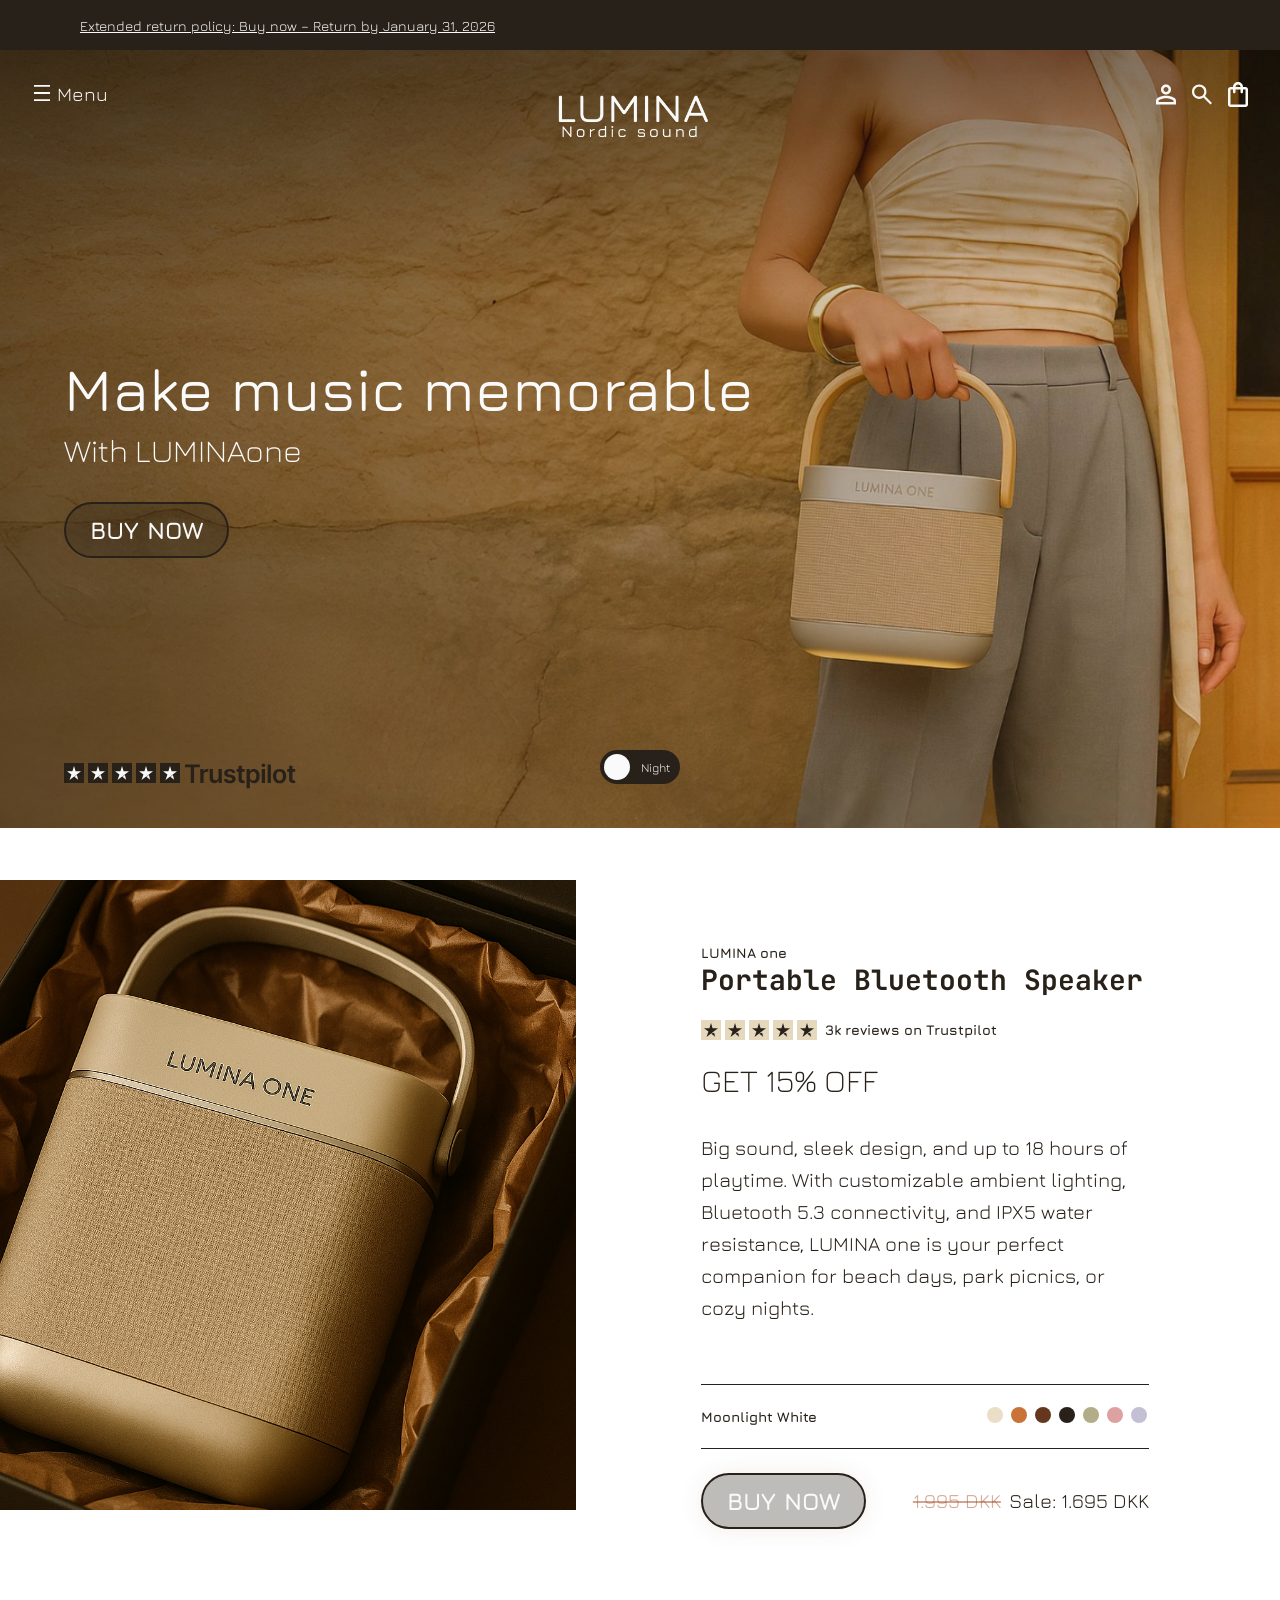
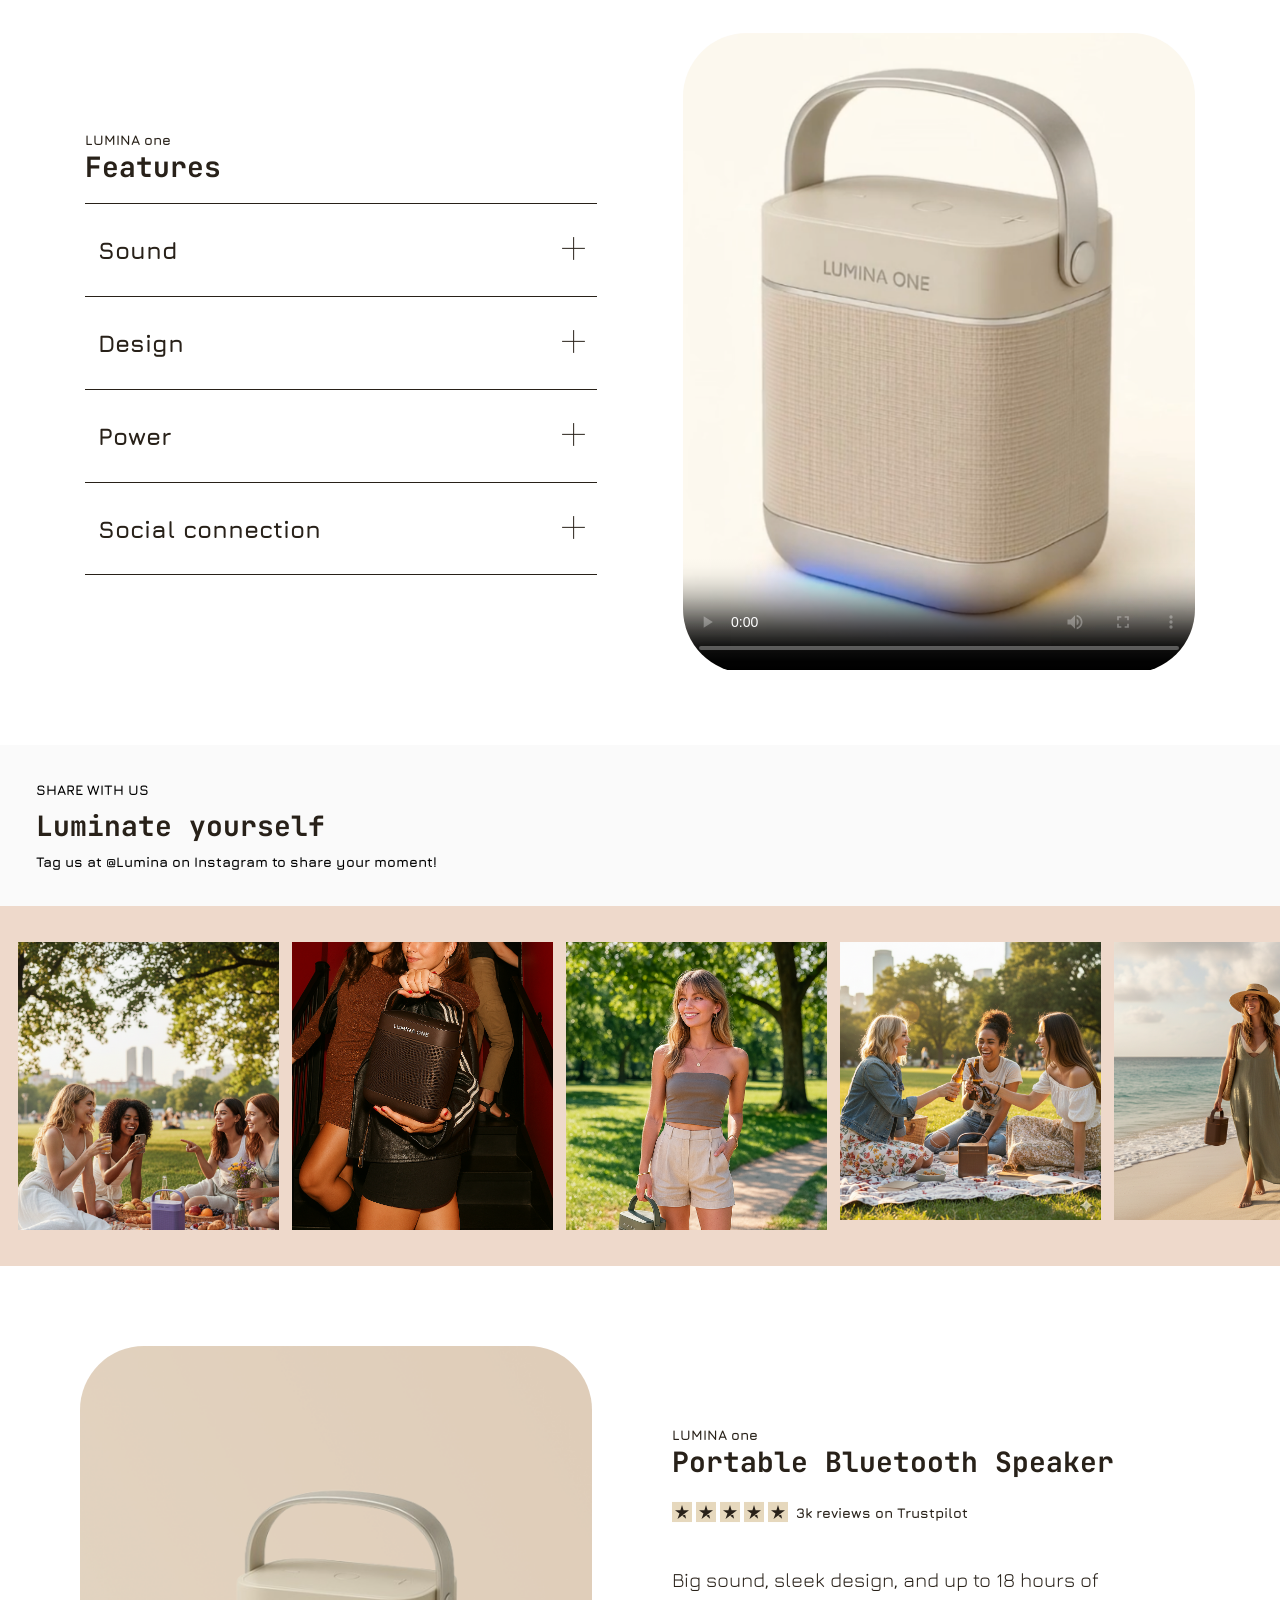
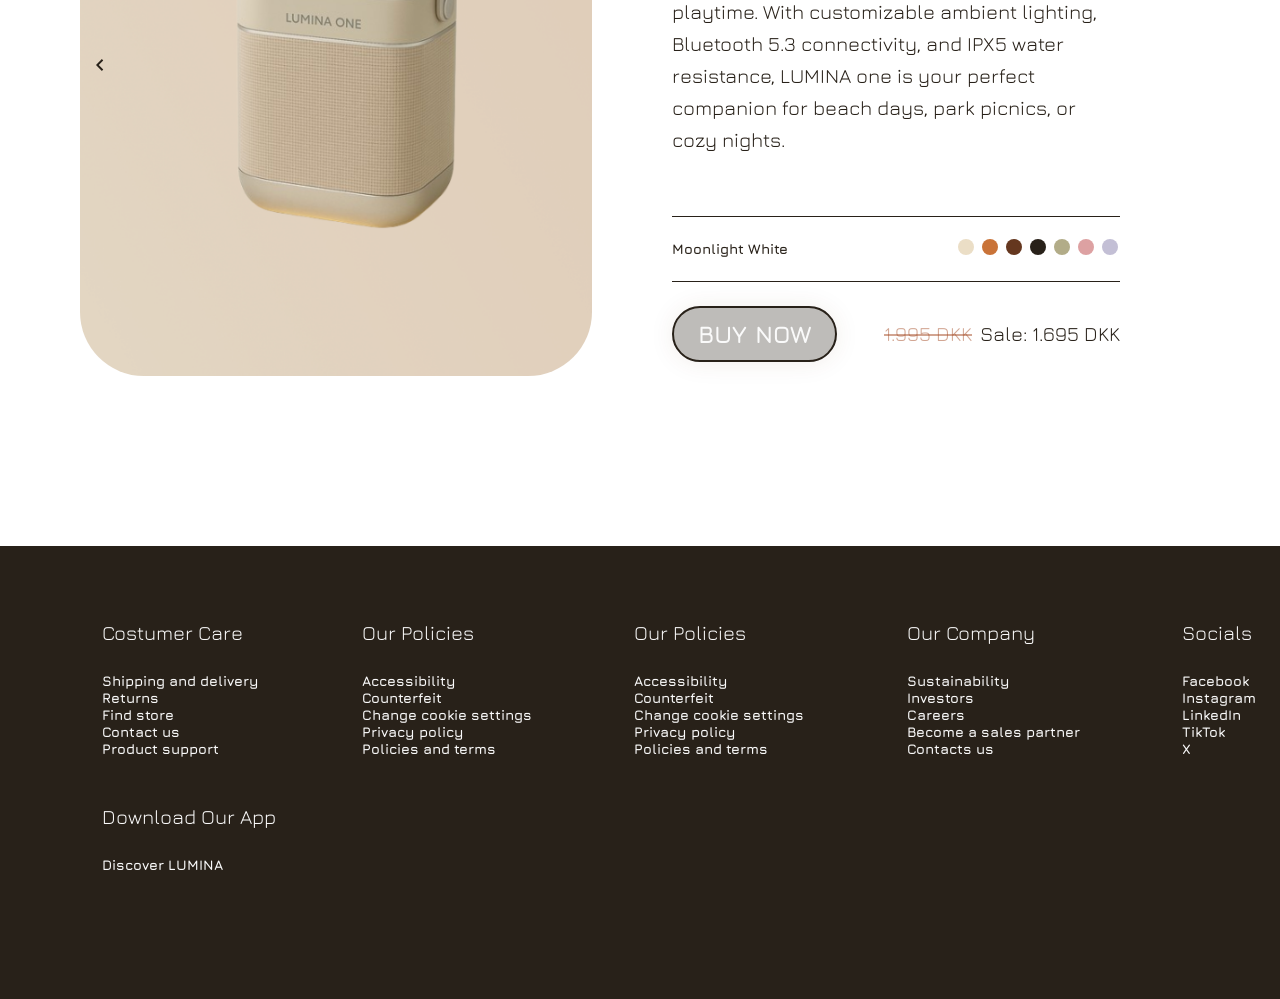
<file: index.html>
<!DOCTYPE html>
<html lang="en">
  <head>
    <meta charset="UTF-8" />
    <meta name="viewport" content="width=device-width, initial-scale=1.0" />
    <title>MILLE:LUMINAone</title>
    <style>
      @import url("https://fonts.googleapis.com/css2?family=Jura:wght@500&display=swap");
      @import url("https://fonts.googleapis.com/css2?family=JetBrains+Mono:ital,wght@0,100..800;1,100..800&family=Jura:wght@300&display=swap");
    </style>
    <link rel="stylesheet" href="css.css" />
  </head>

  <body>
    <section id="hero">
      <div class="banner">
        <a href="product.html"
          >Extended return policy: Buy now – Return by January 31, 2026</a
        >
      </div>
      <nav class="topnav">
        <div class="menu">
          <a href="x">
            <img
              src="./images/components/burgermenu.svg"
              alt="  Menu"
              width="20"
              height="16"
            />
            Menu</a
          >
        </div>
        <!-- Logo i midten -->
        <div class="toplogo">
          <a href="index.html"
            ><img src="./images/logo.png" alt="Logo" width="175" height="65"
          /></a>
        </div>
        <!-- symboler: person, søg, kurv -->

        <div class="icons">
          <img src="./images/components/profil.svg" alt="profile" />
          <img src="./images/components/loop.svg" alt="search" />
          <img src="./images/components/cart.svg" alt="cart" />
        </div>
      </nav>
      <div id="hero-content">
        <div id="hero-text-button">
          <div id="hero-text">
            <h1>Make music memorable</h1>
            <h3>With LUMINAone</h3>
          </div>
          <div>
            <button class="button button1">BUY NOW</button>
          </div>
        </div>
        <div id="trustpilot">
          <a href="https://www.trustpilot.com/">
            <img
              src="./images/components/trustpilot-stjerne.svg"
              alt="Trustpilot-stjerne"
            />
            <img
              src="./images/components/trustpilot-stjerne.svg"
              alt="trustpilot-stjerne"
            />
            <img
              src="./images/components/trustpilot-stjerne.svg"
              alt="trustpilot-stjerne"
            />
            <img
              src="./images/components/trustpilot-stjerne.svg"
              alt="trustpilot-stjerne"
            />
            <img
              src="./images/components/trustpilot-stjerne.svg"
              alt="trustpilot-stjerne"
            />
            <img
              src="./images/components/trustpilot_tekst.svg"
              alt="trustpilot"
            />
          </a>
        </div>
      </div>
      <div id="slider">
        <label class="switch">
          <input type="checkbox" id="toggleswitch" />
          <span class="slider round">
            <span class="slider-text on">Day</span>
            <span class="slider-text off">Night</span>
          </span>
        </label>
      </div>
    </section>

    <div id="sale-section">
      <div id="selected-product">
        <div id="elipses"></div>
      </div>
    </div>

    <section id="feature-section">
      <div id="text-content">
        <div class="headline-product">
          <h5>LUMINA one</h5>
          <h2>Features</h2>
        </div>
        <section class="features">
          <div class="feature sound">
            <h4>Sound</h4>
            <span class="plus-icon"
              ><img src="./images/components/Plus.svg" alt="plus"
            /></span>
          </div>
          <div class="feature">
            <h4>Design</h4>
            <span class="plus-icon"
              ><img src="./images/components/Plus.svg" alt="plus"
            /></span>
          </div>

          <div class="feature">
            <h4>Power</h4>
            <span class="plus-icon"
              ><img src="./images/components/Plus.svg" alt="plus"
            /></span>
          </div>

          <div class="feature">
            <h4>Social connection</h4>
            <span class="plus-icon"
              ><img src="./images/components/Plus.svg" alt="plus"
            /></span>
          </div>
        </section>
      </div>
      <div class="video-content">
        <!-- <video src="images/luminavideooo.mp4" loop>
          Your browser does not support the video tag.
        </video> -->

        <video controls loop poster="images/poster.png">
          <source src="images/luminavideooo.mp4" type="video/mp4" />
          Your browser does not support the video tag.
        </video>
      </div>
    </section>

    <div id="app-carousel">
      <!-- Luminate yourself -->

      <section class="luminate-text">
        <h5>SHARE WITH US</h5>
        <h2>Luminate yourself</h2>
        <h5>Tag us at @Lumina on Instagram to share your moment!</h5>
      </section>

      <div class="carruosel">
        <div class="socials">
          <div class="socialpicture">
            <a href="https://www.instagram.com/millemollemulle/">
              <img src="./images/lavendermist/billede2.png" alt="instagram"
            /></a>
          </div>
          <div class="socialpicture">
            <a href="https://www.instagram.com/millemollemulle/">
              <img src="./images/charcoalblack/aktiv1.png" alt="instagram"
            /></a>
          </div>
          <div class="socialpicture">
            <a href="https://www.instagram.com/millemollemulle/">
              <img src="./images/sagegreen/billede2.png" alt="instagram"
            /></a>
          </div>
          <div class="socialpicture">
            <a href="https://www.instagram.com/millemollemulle/">
              <img src="./images/chocolatebrown/billede4.png" alt="instagram"
            /></a>
          </div>
          <div class="socialpicture">
            <a href="https://www.instagram.com/millemollemulle/">
              <img src="./images/chocolatebrown/billede2.png" alt="instagram"
            /></a>
          </div>
          <div class="socialpicture">
            <a href="https://www.instagram.com/millemollemulle/">
              <img src="./images/chocolatebrown/billede3.png" alt="instagram"
            /></a>
          </div>
          <div class="socialpicture">
            <a href="https://www.instagram.com/millemollemulle/">
              <img
                src="./images/socials/luminanightrooftop.png"
                alt="instagram"
            /></a>
          </div>
          <div class="socialpicture">
            <a href="https://www.instagram.com/millemollemulle/">
              <img src="./images/socials/luminateboardgame.png" alt="instagram"
            /></a>
          </div>
          <div class="socialpicture">
            <a href="https://www.instagram.com/millemollemulle/">
              <img src="./images/socials/Girlsnight.png" alt="instagram"
            /></a>
          </div>
        </div>
      </div>
    </div>

    <div id="product-section">
      <div class="slider-container">
        <div class="slide active slide1"></div>

        <div class="slide slide2"></div>

        <div class="slide slide3"></div>

        <div class="slide slide4"></div>

        <div class="slide slide5">
          <video src="./images/luminavideooo.mp4" autoplay loop></video>
        </div>

        <button class="arrow left-arrow" id="left">
          <span class="material-symbols-outlined">
            <img src="./images/components/pilleft.svg" alt="left"
          /></span>
        </button>
        <button class="arrow right-arrow" id="right">
          <span class="material-symbols-outlined"
            ><img src="./images/components/pilright.svg" alt="right"
          /></span>
        </button>
      </div>

      <div id="productinfo"></div>
    </div>

    <footer id="footer">
      <div class="foot">
        <p>Costumer Care</p>
        <h5>
          <a href="#">Shipping and delivery</a>
          <a href="#">Returns</a>
          <a href="#">Find store</a>
          <a href="#">Contact us</a>
          <a href="#">Product support</a>
        </h5>
      </div>

      <div class="foot">
        <p>Our Policies</p>
        <h5>
          <a href="#">Accessibility</a>
          <a href="#">Counterfeit</a>
          <a href="#">Change cookie settings</a>
          <a href="#">Privacy policy</a>
          <a href="#">Policies and terms</a>
        </h5>
      </div>

      <div class="foot">
        <p>Our Policies</p>
        <h5>
          <a href="#">Accessibility</a>
          <a href="#">Counterfeit</a>
          <a href="#">Change cookie settings</a>
          <a href="#">Privacy policy</a>
          <a href="#">Policies and terms</a>
        </h5>
      </div>
      <div class="foot">
        <p>Our Company</p>
        <h5>
          <a href="#">Sustainability</a>
          <a href="#">Investors</a>
          <a href="#">Careers</a>
          <a href="#">Become a sales partner</a>
          <a href="#">Contacts us</a>
        </h5>
      </div>
      <div class="foot">
        <p>Socials</p>
        <h5>
          <a href="#">Facebook</a>
          <a href="#">Instagram</a>
          <a href="#">LinkedIn</a>
          <a href="#">TikTok</a>
          <a href="#">X</a>
        </h5>
      </div>
      <div class="foot">
        <p>Download Our App</p>
        <h5>
          <a href="#">Discover LUMINA</a>
        </h5>
      </div>
    </footer>
    <script src="js.js"></script>
  </body>
</html>
</file>
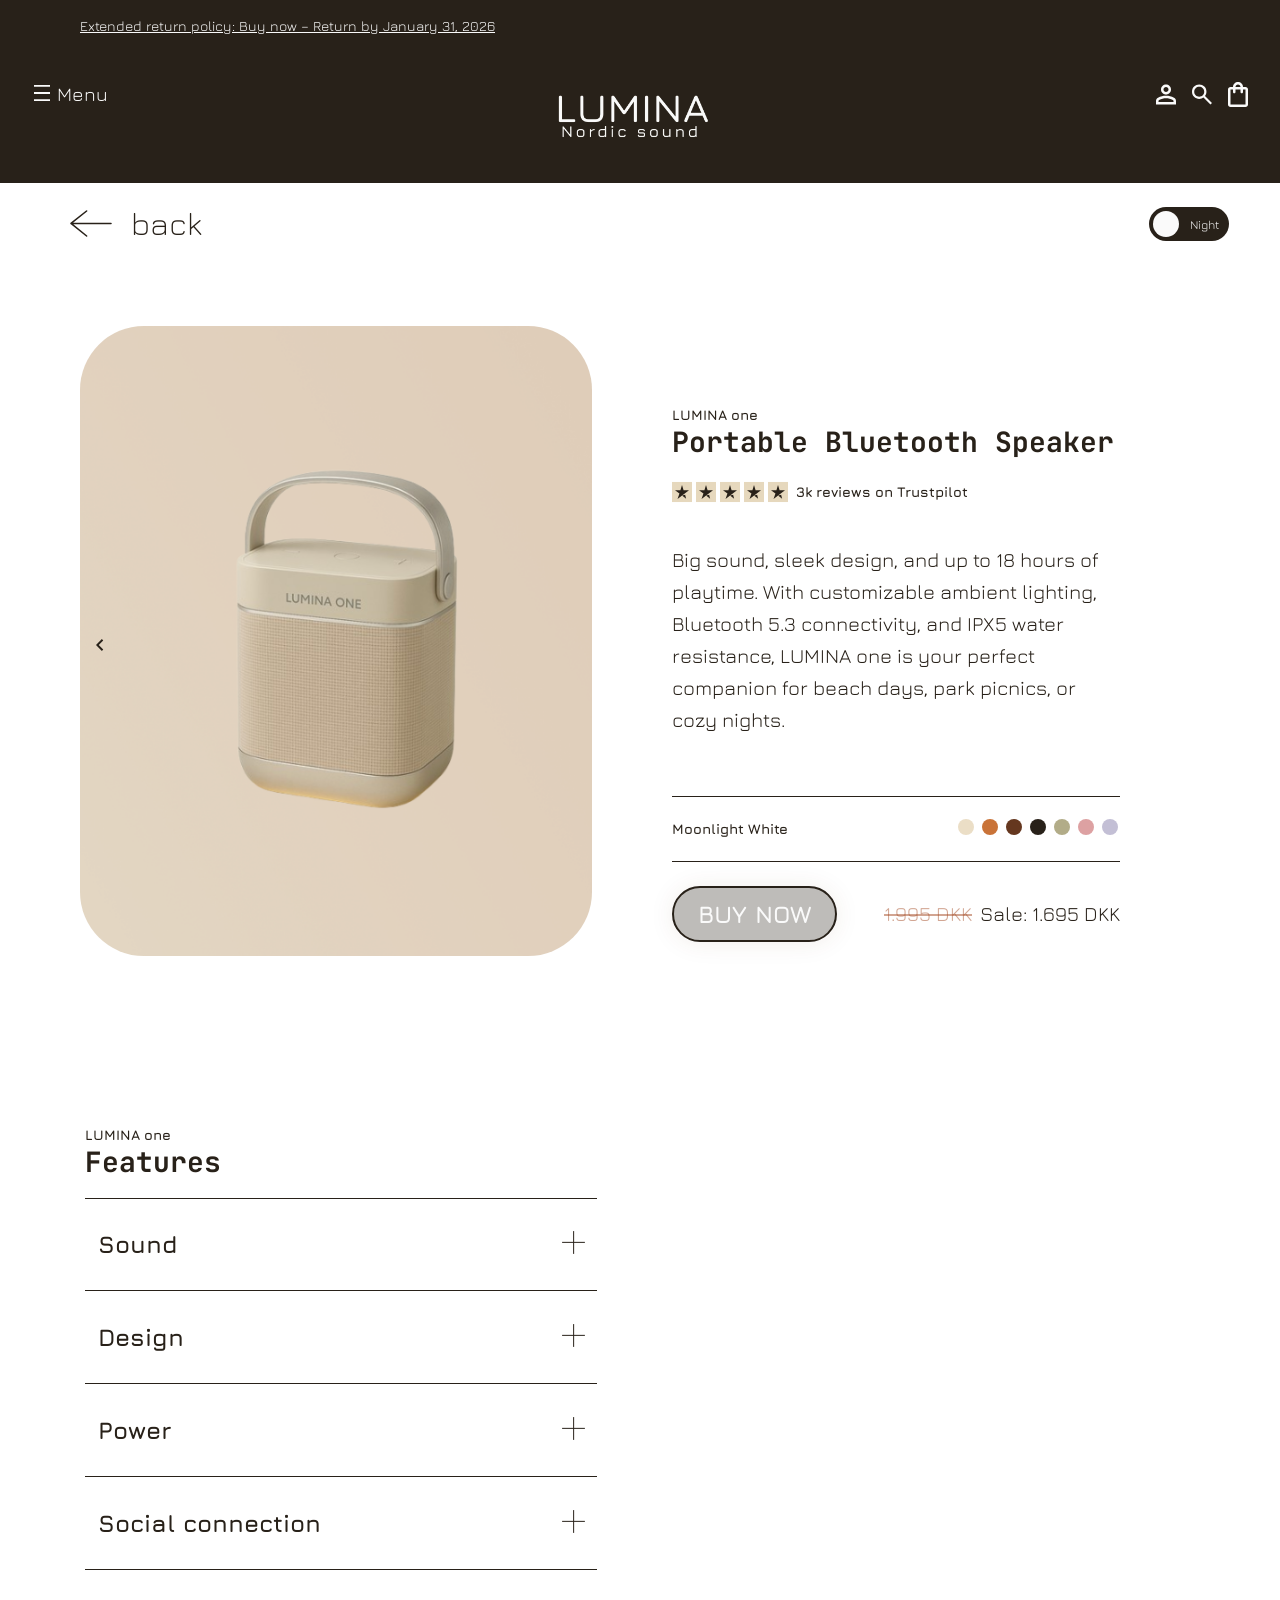
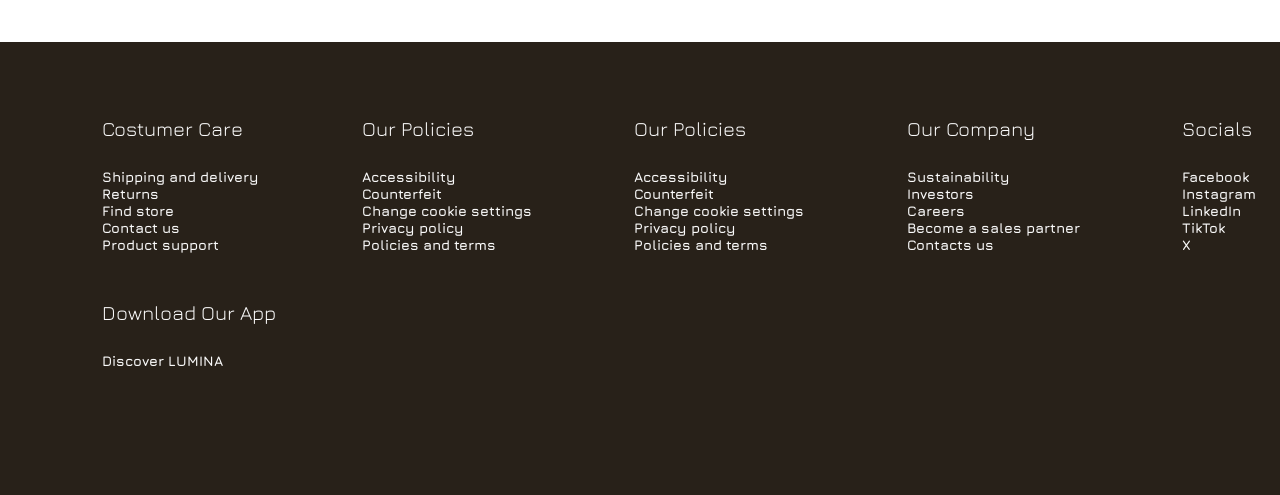
<file: product.html>
<!DOCTYPE html>
<html lang="en">
  <head>
    <meta charset="UTF-8" />
    <meta name="viewport" content="width=device-width, initial-scale=1.0" />
    <title>Productsite</title>
    <style>
      @import url("https://fonts.googleapis.com/css2?family=Jura:wght@500&display=swap");
      @import url("https://fonts.googleapis.com/css2?family=JetBrains+Mono:ital,wght@0,100..800;1,100..800&family=Jura:wght@300&display=swap");
    </style>
    <link rel="stylesheet" href="css.css" />
  </head>
  <body>
    <div class="banner">
      <a href="product.html"
        >Extended return policy: Buy now – Return by January 31, 2026</a
      >
    </div>
    <nav class="topnav sitenav">
      <div class="menu">
        <a href="x">
          <img
            src="./images/components/burgermenu.svg"
            alt="  Menu"
            width="20px"
            height="16px"
          />
          Menu</a
        >
      </div>
      <!-- Logo i midten -->
      <div class="toplogo">
        <a href="index.html"
          ><img src="./images/logo.png" alt="Logo" width="175" height="65"
        /></a>
      </div>
      <!-- symboler: person, søg, kurv -->

      <div class="icons">
        <img src="./images/components/profil.svg" alt="profile" />
        <img src="./images/components/loop.svg" alt="search" />
        <img src="./images/components/cart.svg" alt="cart" />
      </div>
    </nav>

    <div id="backspace">
      <a href="index.html">
        <img src="./images/components/backpil.svg" alt="backspace" />
        <h3>back</h3></a
      >
      <section id="slider1">
        <label class="switch">
          <input type="checkbox" id="toggleswitch" />
          <span class="slider round">
            <span class="slider-text on">Day</span>
            <span class="slider-text off">Night</span>
          </span>
        </label>
      </section>
    </div>

    <div id="product-section">
      <div class="slider-container">
        <div class="slide active slide1"></div>

        <div class="slide slide2"></div>

        <div class="slide slide3"></div>

        <div class="slide slide4"></div>

        <div class="slide slide5">
          <video src="./images/luminavideooo.mp4" autoplay loop></video>
        </div>

        <button class="arrow left-arrow" id="left">
          <span class="material-symbols-outlined">
            <img src="./images/components/pilleft.svg" alt="left"
          /></span>
        </button>
        <button class="arrow right-arrow" id="right">
          <span class="material-symbols-outlined"
            ><img src="./images/components/pilright.svg" alt="right"
          /></span>
        </button>
      </div>

      <div id="productinfo"></div>
    </div>
    <section id="feature-section">
      <div id="text-content">
        <div class="headline-product">
          <h5>LUMINA one</h5>
          <h2>Features</h2>
        </div>
        <section class="features">
          <div class="feature sound">
            <h4>Sound</h4>
            <span class="plus-icon"
              ><img src="./images/components/Plus.svg" alt="plus"
            /></span>
          </div>
          <div class="feature">
            <h4>Design</h4>
            <span class="plus-icon"
              ><img src="./images/components/Plus.svg" alt="plus"
            /></span>
          </div>

          <div class="feature">
            <h4>Power</h4>
            <span class="plus-icon"
              ><img src="./images/components/Plus.svg" alt="plus"
            /></span>
          </div>

          <div class="feature">
            <h4>Social connection</h4>
            <span class="plus-icon"
              ><img src="./images/components/Plus.svg" alt="plus"
            /></span>
          </div>
        </section>
      </div>
      <div class="video-content">
        <video src="./images/luminavideooo.mp4" type="video/mp4" autoplay loop>
          Your browser does not support the video tag.
        </video>
      </div>
    </section>

    <footer id="footer">
      <div class="foot">
        <p>Costumer Care</p>
        <h5>
          <a href="#">Shipping and delivery</a>
          <a href="#">Returns</a>
          <a href="#">Find store</a>
          <a href="#">Contact us</a>
          <a href="#">Product support</a>
        </h5>
      </div>

      <div class="foot">
        <p>Our Policies</p>
        <h5>
          <a href="#">Accessibility</a>
          <a href="#">Counterfeit</a>
          <a href="#">Change cookie settings</a>
          <a href="#">Privacy policy</a>
          <a href="#">Policies and terms</a>
        </h5>
      </div>

      <div class="foot">
        <p>Our Policies</p>
        <h5>
          <a href="#">Accessibility</a>
          <a href="#">Counterfeit</a>
          <a href="#">Change cookie settings</a>
          <a href="#">Privacy policy</a>
          <a href="#">Policies and terms</a>
        </h5>
      </div>
      <div class="foot">
        <p>Our Company</p>
        <h5>
          <a href="#">Sustainability</a>
          <a href="#">Investors</a>
          <a href="#">Careers</a>
          <a href="#">Become a sales partner</a>
          <a href="#">Contacts us</a>
        </h5>
      </div>
      <div class="foot">
        <p>Socials</p>
        <h5>
          <a href="#">Facebook</a>
          <a href="#">Instagram</a>
          <a href="#">LinkedIn</a>
          <a href="#">TikTok</a>
          <a href="#">X</a>
        </h5>
      </div>
      <div class="foot">
        <p>Download Our App</p>
        <h5>
          <a href="#">Discover LUMINA</a>
        </h5>
      </div>
    </footer>
  </body>
  <script src="js.js"></script>
</html>
</file>
<file: css.css>
h1 {
  font-size: 60px;
  font-family: jura, sans-serif;
  font-weight: 500;
  line-height: 71px;
  /* reduce space to following headings */
  margin-bottom: 8px;
}
h2 {
  font-size: 28px;
  font-family: jetbrains mono, sans-serif;
  font-weight: 700;
  color: var(--colors__mrkebrun);
}
h3 {
  font-size: 32px;
  font-family: jura, sans-serif;
  font-weight: 300;
  line-height: 37.9px;
  /* sit closer to preceding h1 */
  margin-top: 0;
}
h4 {
  font-size: 24px;
  font-family: jura, sans-serif;
  font-weight: 700;
}
h5 {
  font-size: 14px;
  font-family: jura, sans-serif;
  font-weight: undefined;
}
p {
  font-size: 20px;
  font-family: jura, sans-serif;
  font-weight: 400;
  line-height: 32px;
}

:root {
  --colors__mrkebrun: #282119;
  --colors__mrkeorange: rgba(165, 77, 39, 0.5);
  --colors__orange: #c97338;
  --colors__varmbrun: #65371f;
  --colors__beige: #e6d8bd;
  --colors__hamonikafarve: rgba(240, 240, 240, 0.6);
  --colors__moonlightwhite: #fafafa;
  --colors__violet: #c3bfd5;
  --colors__green: #b2ac88;
  --colors__dustyrose: #dda1a2;
  --colors__moonlight: #ebdec6;
  --colors__bg: #ffffff;
  --colors__chocolate_brown: #282119;
  --colors__karrusel_bg: #fafafa;
  --toggle_day: #c97338;
  --togglenight: #282119;
  --hero_text: #fafafa;
  --mrk_orange_80: rgba(165, 77, 39, 0.8);
  --app_cta: #d7d7d7;
  --cta_tekst: rgba(40, 33, 25, 0.8);
  --cta_bg: rgba(40, 33, 25, 0.3);
  --carrouselcolor: #c972383d;
  --heroImage: linear-gradient(
      to bottom,
      rgba(0, 0, 0, 0.5) 0%,
      rgba(0, 0, 0, 0) 35%
    ),
    /* darken top */
      linear-gradient(to right, rgba(0, 0, 0, 0.5) 0%, rgba(0, 0, 0, 0) 100%),
    /* darken bottom */ url("../images/hero.png");
}

/* fonts */
@import url("https://fonts.googleapis.com/css2?family=jura:wght@500&display=swap");
@import url("https://fonts.googleapis.com/css2?family=jetbrains+mono:ital,wght@0,100..800;1,100..800&family=jura:wght@300&display=swap");

html,
body {
  max-width: 100%;
  overflow-x: hidden;
  margin: 0;
  padding: 0;
  font-family: jura, sans-serif;
  background-color: var(--colors__bg);
}

.banner {
  background-color: #282119;
  text-align: start;
  padding: 16px;
  padding-left: 80px;
  height: fit-content;
}
.banner a {
  color: var(--hero_text);
  font-size: 14px;
  font-family: jura, sans-serif;
  font-weight: 400;
  text-decoration: underline;
}

.icons {
  display: flex;
  gap: 16px;
}

.menu {
  display: flex;
  gap: 32px;
  align-items: center;
}

#hero {
  width: 100%;
  height: 828px;
  /* fallback background color for very old browsers */
  background-color: var(--colors__bg);
  /* layered background: top and bottom gradient overlays on top of the hero image */
  background-image: var(--heroImage);
  background-size: cover;
  background-position: center;
  background-repeat: no-repeat;
  color: var(--hero_text);
}

.topnav {
  display: flex;
  justify-content: space-between;
  align-items: flex-start;
  padding: 32px;
  height: fit-content;
}
.topnav a {
  text-decoration: none;
  font-size: larger;
  color: var(--hero_text);
}

#hero-content {
  display: flex;
  flex-direction: column;
  gap: 200px;
  padding: 64px;
  padding-top: 120px;
}

#hero-text {
  display: flex;
  flex-direction: column;
  height: fit-content;
}

#hero-text-button {
  display: flex;
  flex-direction: column;
  gap: 0px;
}

.button {
  display: inline-flex;
  padding: 12px 24px;
  justify-content: center;
  align-items: center;
  border-radius: 64px;
  border: 2.5px solid var(--colors__mrkebrun);
  background: var(--cta_bg);
  box-shadow: 0 1px 26.7px -2px rgba(101, 55, 31, 0.1);
  color: var(--hero_text);
  font-family: jura;
  font-size: 24px;
  font-style: normal;
  font-weight: 700;
  line-height: normal;
}

.button:hover {
  cursor: pointer;
  background-color: var(--mrk_orange_80);
  opacity: 0.9;
}

#trustpilot {
  width: fit-content;
}

#trustpilot a {
  display: flex;
  justify-content: center;
  align-items: center;
  text-decoration: none;
  gap: 4px;
}

/* the switch - the box around the slider */
.switch {
  position: relative;
  display: inline-block;
  width: 80px;
  height: 34px;
}

/* hide default html checkbox */
.switch input {
  opacity: 0;
  width: 0;
  height: 0;
}

/* the slider */
.slider {
  position: absolute;
  cursor: pointer;
  top: 0;
  left: 0;
  right: 0;
  bottom: 0;
  background-color: var(--togglenight);
  -webkit-transition: 0.4s;
  transition: 0.4s;
}

.slider:before {
  position: absolute;
  content: "";
  height: 26px;
  width: 26px;
  left: 4px;
  bottom: 4px;
  background-color: var(--hero_text);
  -webkit-transition: 0.4s;
  transition: 0.4s;
  z-index: 2; /* knob above text */
}

/* text inside the slider */
.slider .slider-text {
  position: absolute;
  top: 50%;
  transform: translatey(-50%);
  font-size: 12px;
  color: var(--hero_text);
  pointer-events: none;
  z-index: 1; /* behind knob */
}
.slider .slider-text.on {
  left: 10px;
  opacity: 0; /* hidden by default */
  transition: opacity 0.2s;
}
.slider .slider-text.off {
  right: 10px;
  opacity: 1;
  transition: opacity 0.2s;
}

/* toggle text visibility when checked */
input:checked + .slider .slider-text.on {
  opacity: 1;
}
input:checked + .slider .slider-text.off {
  opacity: 0;
}

input:checked + .slider {
  background-color: var(--toggle_day);
}

input:focus + .slider {
  box-shadow: 0 0 5px var(--colors__mrkeorange);
}

input:checked + .slider:before {
  -webkit-transform: translatex(46px);
  -ms-transform: translatex(46px);
  transform: translatex(46px);
}

/* rounded sliders */
.slider.round {
  border-radius: 34px;
}

.slider.round:before {
  border-radius: 50%;
}

/* slider position på siden */
#slider {
  height: 300px;
  position: relative;
}

#slider {
  margin: 0;
  position: absolute;
  top: 100%;
  left: 50%;
  transform: translate(-50%, -50%);
}

/* Billede slides der kan skiftes imellem */

#product-section {
  padding: 80px;
}

.slider-container {
  height: 70vh;
  width: 40vw;
  position: relative;
  overflow: hidden;
  border-radius: 64px;
}

.slide,
.slide1,
.slide2,
.slide3,
.slide4,
.slide5 {
  opacity: 0;
  height: 70vh;
  width: 40vw;
  background-position: center center;
  background-size: cover;
  position: absolute;
  transition: 0.4 ease;
  z-index: 1;
}

.slide.active {
  opacity: 1;
}

.slide1 {
  background-image: url("./images/moonlightwhite/billede1.png");
}

.slide2 {
  background-image: url("./images/moonlightwhite/billede2.png");
}

.slide3 {
  background-image: url("./images/moonlightwhite/billede3.png");
}

.slide4 {
  background-image: url("./images/moonlightwhite/moonlightgave.png");
}

.slide5 {
  background-color: #282119;
}

.arrow {
  position: absolute;
  background-color: transparent;
  font-size: 30px;
  border: transparent;
  top: 50%;
  transform: translateY(-50%);
  z-index: 100;
  cursor: pointer;
}

.arrow:focus {
  outline: 0;
}

.left-arrow {
  left: calc(15vw)-200px;
  padding-left: 16px;
  padding-right: 200px;
  padding-top: 30vh;
  padding-bottom: 30vh;
  font-size: 30px;
}

.right-arrow {
  right: calc(15vw - 220px);
  padding-left: 200px;
  padding-right: 16px;
  padding-top: 30vh;
  padding-bottom: 30vh;
  font-size: 30px;
}

/* Styling af produktside */

.productinfo {
  display: flex;
  flex-direction: column;
  color: var(--colors__mrkebrun);
  background-color: var(--colors__bg);
  padding: 80px;
  width: 35vw;
}

#product-section {
  display: flex;
  justify-content: space-between;
}

.productdescription {
  padding: 0;
  margin-bottom: 40px;
  h3 {
    color: var(--colors__mrkebrun);
  }
}

.prices {
  display: flex;
  gap: 8px;
}

.headline-product {
  gap: 0px;
  margin: 0;
  h5 {
    margin: 0;
  }
  h2 {
    margin: 0;
  }
}
.rating {
  display: flex;
  gap: 8px;
}
.productcolor {
  display: flex;
  justify-content: space-between;
  align-items: center;
  border-bottom: var(--colors__mrkebrun) 1px solid;
  border-top: var(--colors__mrkebrun) 1px solid;
}

.productbuttom {
  display: flex;
  justify-content: space-between;
  padding: 16px 0px;
  align-items: center;
}

.price {
  text-decoration: line-through;
  color: var(--colors__mrkeorange);
}

/* Styling af gave sektion */

.giftimage {
  height: 70vh;
  width: 50vw;
  position: relative;
  overflow: hidden;
  margin-left: -64px;
  img {
    width: 100%;
    background-size: cover;
    position: center center;
  }
}
#selected-product {
  display: flex;
  justify-content: space-between;
  padding-right: 4vw;
  padding-top: 4vh;
  background-color: var(--colors__bg);
}

/* Styling af karussel */
#app-carousel {
  height: fit-content;
  position: relative;
  background-color: var(--colors__karrusel_bg);
}

.luminate-text {
  display: flex;
  flex-direction: column;
  gap: 1vh;
  padding: 4vh;
  margin: 0;
  h5 {
    margin: 0;
  }
  h2 {
    margin: 0;
  }
}

.carruosel {
  background-color: var(--carrouselcolor);
  padding: 4vh;
  margin-left: -4vh;
  width: 100%;

  .socials {
    padding-left: 2vh;
    padding-right: 2vh;
    display: grid;
    grid-auto-flow: column;
    grid-auto-columns: 21%;
    gap: 1vw;
    overflow-x: auto;
    overflow-y: hidden;
    height: 32vh;
  }
}

.socials .socialpicture {
  position: relative;
  overflow: hidden;
  display: block; /* ensures wrapper takes image width */

  img {
    display: block;
    width: 100%;
    height: auto;
    transition: transform 300ms ease;
  }
}

/* ::after bliver brugt til overlays (indhold der indsættes efter det valgte element -uden HTML) */
.socials .socialpicture::after {
  content: "@cozygirl_123";
  align-content: end;
  color: var(--colors__moonlightwhite);
  padding: 1vh;
  position: absolute;
  inset: 0; /* top:0; right:0; bottom:0; left:0; */
  background: linear-gradient(
    180deg,
    rgba(0, 0, 0, 0) 0%,
    rgba(0, 0, 0, 0.45) 60%,
    rgba(0, 0, 0, 0.6) 100%
  );
  opacity: 0; /*gør det tilføjet usynligt så det kan gøres synlight ved hover*/
  transition: opacity 240ms ease;
  pointer-events: none;
}

/* on hover show gradient */
.socials .socialpicture:hover::after {
  opacity: 1;
}

/* styling af features sektion */
#feature-section {
  display: flex;
  justify-content: space-evenly;
  align-items: center;
  padding-bottom: 8vh;
  color: var(--colors__mrkebrun);
}
.features {
  width: 40vw;
}

.feature {
  display: flex;
  justify-content: space-between;
  align-items: center;
  border-bottom: 1px solid var(--colors__mrkebrun);
  width: auto;
  padding-left: 1vw;
  padding-right: 1vw;
}

.sound {
  border-top: 1px solid var(--colors__mrkebrun);
  margin-top: 2vh;
}

.video-content {
  width: 40vw;
  height: auto;
  background-color: transparent;
  overflow: hidden;
  border-radius: 64px;
  position: relative;
  video {
    position: relative;
    width: 40vw;
    height: auto;
  }
}

/* styling of footer section */

footer {
  display: flex;
  flex-wrap: wrap;
  margin-top: 0px;
  padding: 8%;
  padding-top: 4%;
  width: 100%;
  background: var(--colors__mrkebrun);
  color: var(--colors__moonlightwhite);
  gap: 8%;
}

footer a {
  text-decoration: none;
  color: var(--colors__moonlightwhite);
  display: flex;
  flex-direction: column;
}

/* styling til underside */
.sitenav {
  background-color: var(--colors__mrkebrun);
}

#backspace {
  display: flex;
  justify-content: space-between;
  align-items: center;
  margin: 0;
  padding-top: 2vh;
  padding-left: 4vw;
  padding-right: 4vw;

  h3 {
    color: var(--colors__mrkebrun);
    margin-bottom: 0;
  }
}

#backspace a {
  display: flex;
  align-items: center;
  text-decoration: none;
  height: fit-content;
}

#slider1 {
  margin: 0;
  position: relative;
}
</file>
